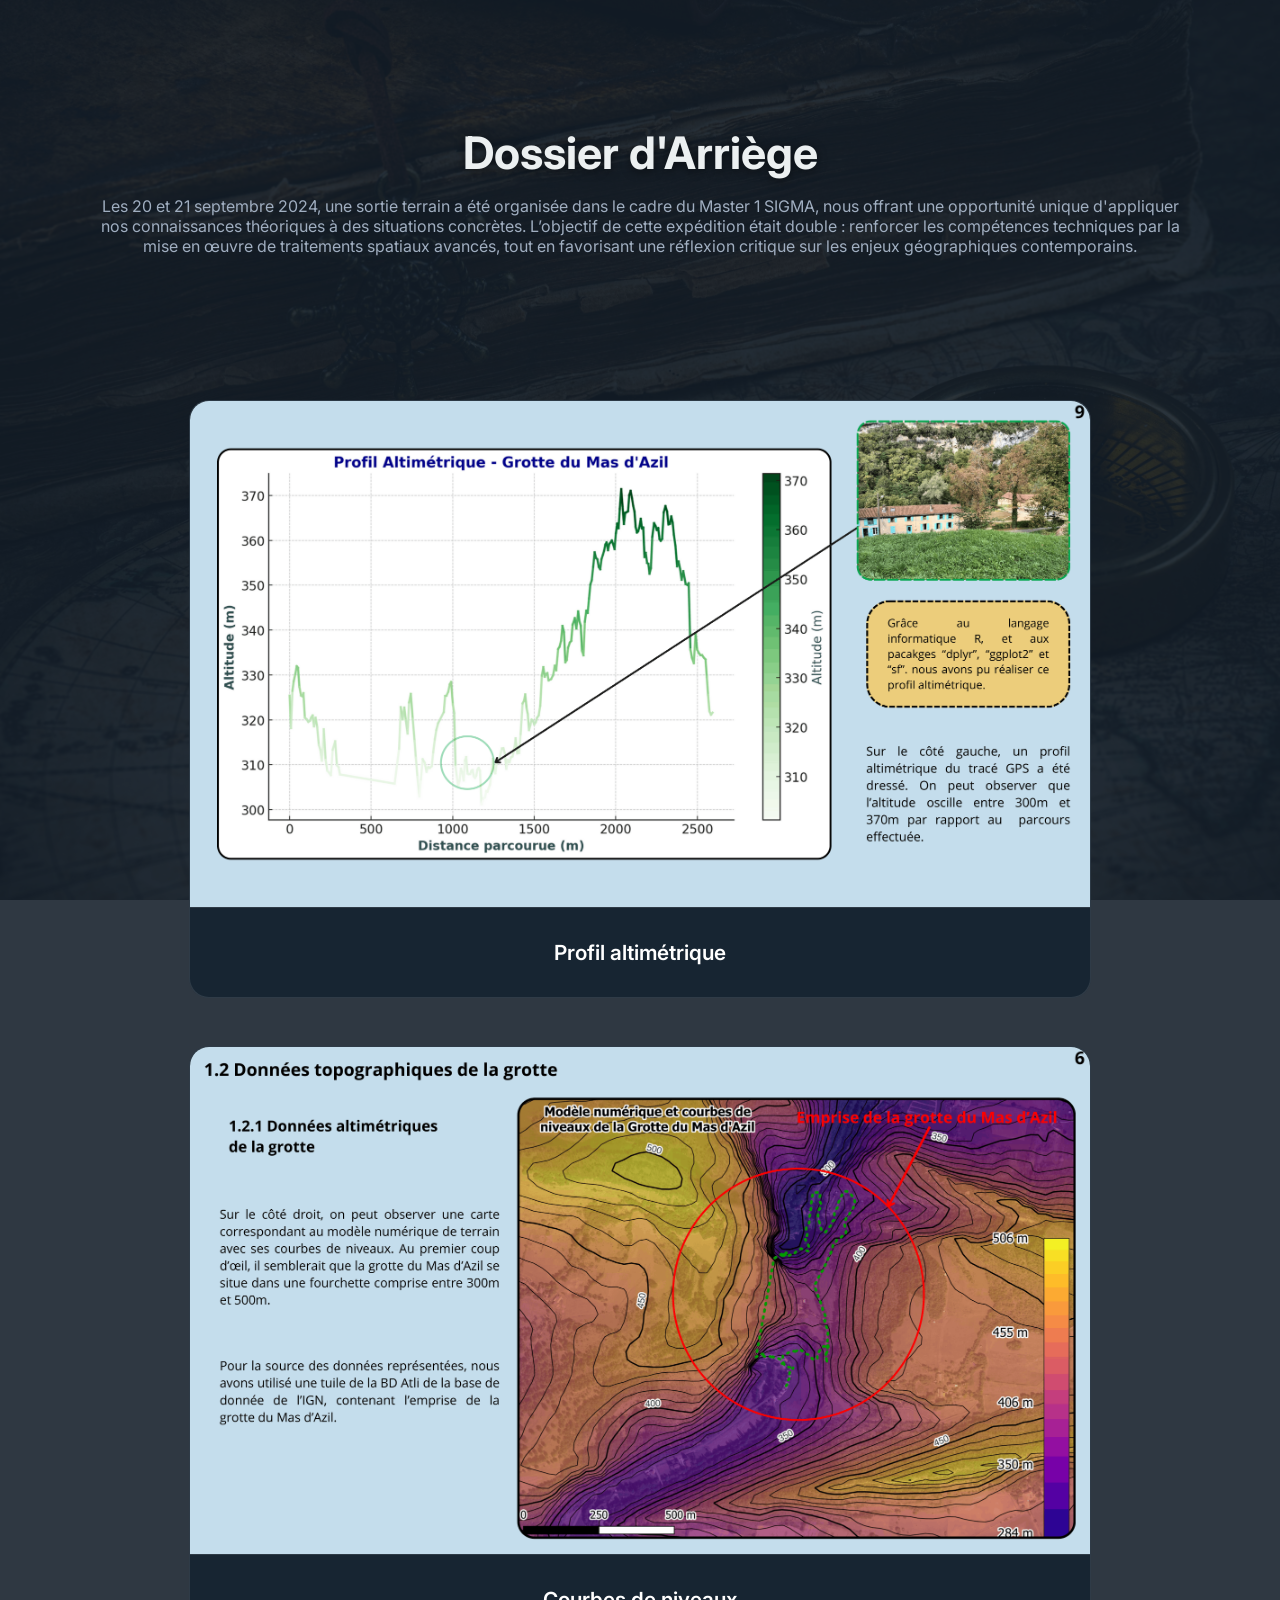
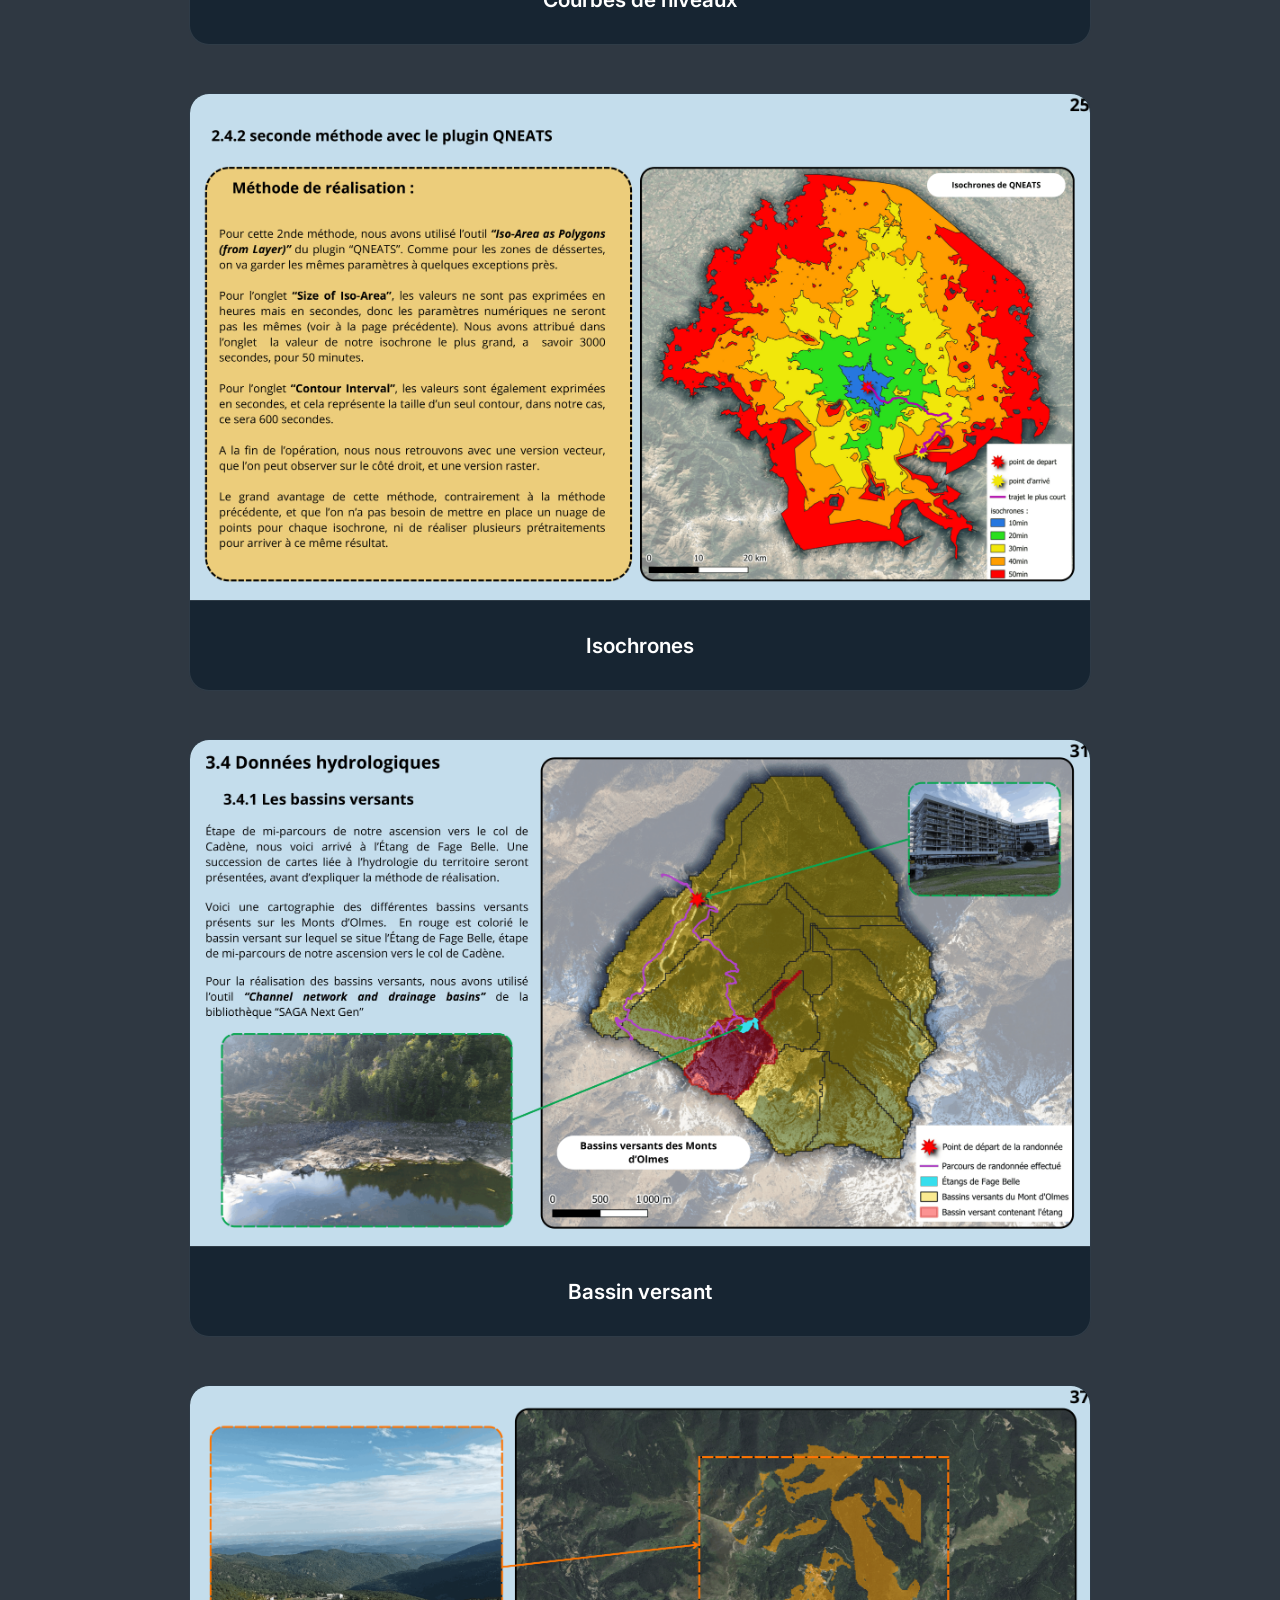
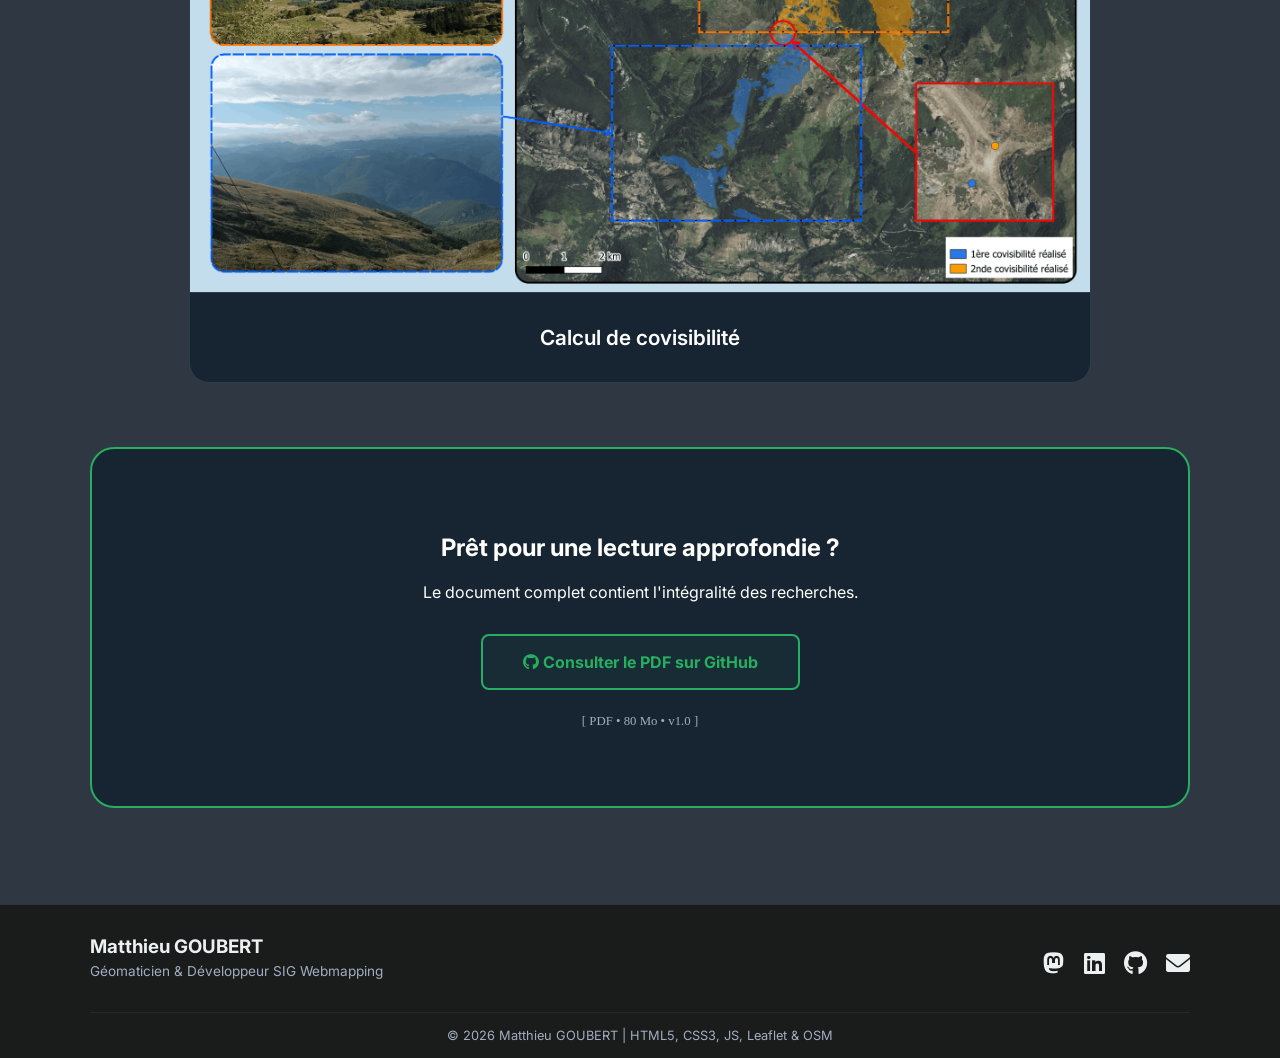
<file: dossier_ariege.html>
<!DOCTYPE html>
<html lang="fr">
<head>
    <meta charset="UTF-8">
    <meta name="viewport" content="width=device-width, initial-scale=1.0">
    <title>Rapport | Matthieu GOUBERT</title>

    <link href="https://fonts.googleapis.com/css2?family=Inter:wght@400;600;800&family=Ubuntu+Mono&display=swap" rel="stylesheet">
    <link rel="stylesheet" href="https://cdnjs.cloudflare.com/ajax/libs/font-awesome/6.0.0/css/all.min.css">
    
    <link rel="stylesheet" href="css/report.css">
</head>

<body class="rep-body-wrapper">

    <header class="rep-header">
        <div class="container">
            <h1>Dossier d'Arriège</h1>
            <p style="color: var(--rep-text-muted)">Les 20 et 21 septembre 2024, une sortie terrain a été organisée dans le cadre du Master 1 SIGMA, nous offrant une opportunité unique d'appliquer nos
connaissances théoriques à des situations concrètes. L’objectif de cette expédition était double : renforcer les compétences techniques par la mise en œuvre de traitements spatiaux avancés, tout
en favorisant une réflexion critique sur les enjeux géographiques contemporains. </p>
        </div>
    </header>

    <main class="rep-main-content container">
        <div class="rep-slides-grid">
            <div class="rep-slide-card">
                <img src="image/img_ariege/ariege_slide_1.png" alt="Slide 1">
                <div class="rep-slide-caption">Profil altimétrique</div>
            </div>
            <div class="rep-slide-card">
                <img src="image/img_ariege/ariege_slide_2.png" alt="Slide 2">
                <div class="rep-slide-caption">Courbes de niveaux</div>
            </div>
            <div class="rep-slide-card">
                <img src="image/img_ariege/ariege_slide_3.png" alt="Slide 3">
                <div class="rep-slide-caption">Isochrones</div>
            </div>
            <div class="rep-slide-card">
                <img src="image/img_ariege/ariege_slide_4.png" alt="Slide 4">
                <div class="rep-slide-caption">Bassin versant</div>
            </div>
            <div class="rep-slide-card">
                <img src="image/img_ariege/ariege_slide_5.png" alt="Slide 5">
                <div class="rep-slide-caption">Calcul de covisibilité</div>
            </div>
        </div>

        <section class="rep-cta-box">
            <h2>Prêt pour une lecture approfondie ?</h2>
            <p style="margin-bottom: 2rem;">Le document complet contient l'intégralité des recherches.</p>
            
            <a href="https://github.com/MatthieuGoubs/dossier_ariege" 
               class="rep-btn-git" target="_blank">
               <i class="fab fa-github"></i> Consulter le PDF sur GitHub
            </a>
            
            <p style="margin-top: 1.5rem; font-family: 'Ubuntu Mono'; font-size: 0.8rem; color: var(--rep-text-muted);">
                [ PDF • 80 Mo • v1.0 ]
            </p>
        </section>
    </main>

    <footer class="rep-footer">
        <div class="container">
            <div class="rep-footer-content">
                <div class="footer-info">
                    <h3>Matthieu GOUBERT</h3>
                    <p>Géomaticien & Développeur SIG Webmapping</p>
                </div>
                
                <div class="rep-footer-links">
                    <a href="https://mapstodon.space/@leviastorm" target="_blank"><i class="fab fa-mastodon"></i></a>
                    <a href="https://www.linkedin.com/in/matthieu-goubert-sig-web" target="_blank"><i class="fab fa-linkedin"></i></a>
                    <a href="https://github.com/MatthieuGoubs" target="_blank"><i class="fab fa-github"></i></a>
                    <a href="mailto:matthieugoubert3004@gmail.com"><i class="fas fa-envelope"></i></a>
                </div>
            </div>
            
            <div class="rep-copy">
                &copy; 2026 Matthieu GOUBERT | HTML5, CSS3, JS, Leaflet & OSM
            </div>
        </div>
    </footer>

</body>
</html>
</file>
<file: css/report.css>
/* ==========================================================================
    ESPACE ISOLÉ : CONFIGURATION DU RAPPORT 
   ========================================================================== */

:root {
    --rep-bg: #0b1622;
    --rep-card-bg: rgba(22, 36, 49, 0.9); /* Légère transparence pour laisser deviner le fond */
    --rep-accent: #27ae60;    
    --rep-primary: #ecf0f1;
    --rep-text-main: #ffffff;
    --rep-text-muted: #a0aec0;
    --rep-border: rgba(255, 255, 255, 0.1);
    --rep-transition: all 0.3s ease;
}

/* --- ARRIÈRE-PLAN AVEC IMAGE ET OVERLAY --- */
.rep-body-wrapper {
    margin: 0;
    font-family: 'Inter', sans-serif;
    position: relative;
    min-height: 100vh;
    background-image: url('../image/image_carto.jpg'); /* Vérifie bien le nom du dossier /img/ ou /image/ */
    background-size: cover;
    background-position: center;
    background-attachment: fixed;
    color: var(--rep-text-main);
}

/* Le voile sombre (Overlay) */
.rep-body-wrapper::before {
    content: '';
    position: absolute;
    top: 0; left: 0; width: 100%; height: 100%;
    background: rgba(11, 22, 34, 0.85); /* Ton overlay sombre */
    z-index: 1;
}

/* On force tout le contenu à passer au-dessus de l'overlay (z-index 1) */
.rep-header, .rep-main-content, .rep-footer {
    position: relative;
    z-index: 2;
}

/* --- STRUCTURE --- */
.container {
    max-width: 1100px;
    margin: 0 auto;
    padding: 0 20px;
}

/* --- HEADER --- */
.rep-header {
    text-align: center;
    padding: 6rem 2rem 4rem;
}

.rep-header h1 { 
    font-size: 2.8rem;
    color: var(--rep-primary); 
    margin-bottom: 1rem;
    text-shadow: 0 2px 10px rgba(0,0,0,0.5); /* Améliore la lisibilité sur l'image */
}

/* --- GRILLE DES SLIDES (Alignement vertical forcé) --- */
.rep-slides-grid {
    display: flex;             /* On passe en flexbox pour plus de simplicité sur une seule colonne */
    flex-direction: column;    /* Aligne les éléments verticalement */
    align-items: center;       /* Centre les cartes horizontalement */
    gap: 3rem;                 /* Augmente l'espace entre les slides pour l'aération */
    margin: 4rem 0;
}

.rep-slide-card {
    width: 100%;               /* Prend toute la largeur disponible... */
    max-width: 900px;          /* ...mais s'arrête à 900px pour ne pas être trop immense sur grand écran */
    background: var(--rep-card-bg);
    border-radius: 20px;
    overflow: hidden;
    border: 1px solid var(--rep-border);
    backdrop-filter: blur(5px);
    transition: var(--rep-transition);
}

.rep-slide-card:hover {
    transform: translateY(-10px);
    border-color: var(--rep-accent);
}

.rep-slide-card img {
    width: 100%;
    height: auto;              /* Laisse l'image prendre sa hauteur naturelle pour qu'elle soit plus grande */
    max-height: 600px;         /* Limite la hauteur pour éviter de scroller indéfiniment sur une seule slide */
    object-fit: contain;       /* "contain" pour voir toute la slide sans la couper, ou "cover" selon ton envie */
    display: block;
    background: #000;          /* Fond noir si l'image ne remplit pas tout le cadre en mode "contain" */
}

.rep-slide-caption {
    padding: 2rem;             /* Augmenté pour correspondre à la taille de la carte */
    font-weight: 600;
    font-size: 1.3rem;         /* Texte un peu plus grand pour la lisibilité */
    text-align: center;
    border-top: 1px solid var(--rep-border);
}

/* --- SECTION CTA --- */
.rep-cta-box {
    text-align: center;
    background: var(--rep-card-bg);
    border: 2px solid var(--rep-accent);
    padding: 4rem 2rem;
    border-radius: 24px;
    margin-bottom: 6rem;
    backdrop-filter: blur(5px);
}

.rep-btn-git {
    display: inline-block;
    color: var(--rep-accent);
    padding: 1rem 2.5rem;
    border-radius: 8px;
    text-decoration: none;
    font-weight: 700;
    border: 2px solid var(--rep-accent);
    transition: var(--rep-transition);
    background: rgba(39, 174, 96, 0.05);
}

.rep-btn-git:hover {
    background-color: var(--rep-accent);
    color: #ffffff !important;
}

/* --- FOOTER --- */
.rep-footer {
    background-color: rgba(26, 26, 26, 0.95);
    padding: 30px 0 15px 0; 
    border-top: 1px solid #333;
}

.rep-footer-content {
    display: flex;
    justify-content: space-between;
    align-items: center;
    flex-wrap: wrap;
    gap: 1rem;
}

.footer-info h3 { color: var(--rep-primary); margin: 0; }
.footer-info p { color: var(--rep-text-muted); font-size: 0.85rem; margin-top: 5px; }

.rep-footer-links { display: flex; gap: 1.2rem; }
.rep-footer-links a { font-size: 1.5rem; color: var(--rep-primary); transition: var(--rep-transition); }
.rep-footer-links a:hover { color: var(--rep-accent); transform: translateY(-3px); }

.rep-copy {
    text-align: center;
    padding-top: 15px;
    border-top: 1px solid rgba(255,255,255,0.05);
    color: var(--rep-text-muted);
    font-size: 0.8rem;
    margin-top: 20px;
}
</file>
